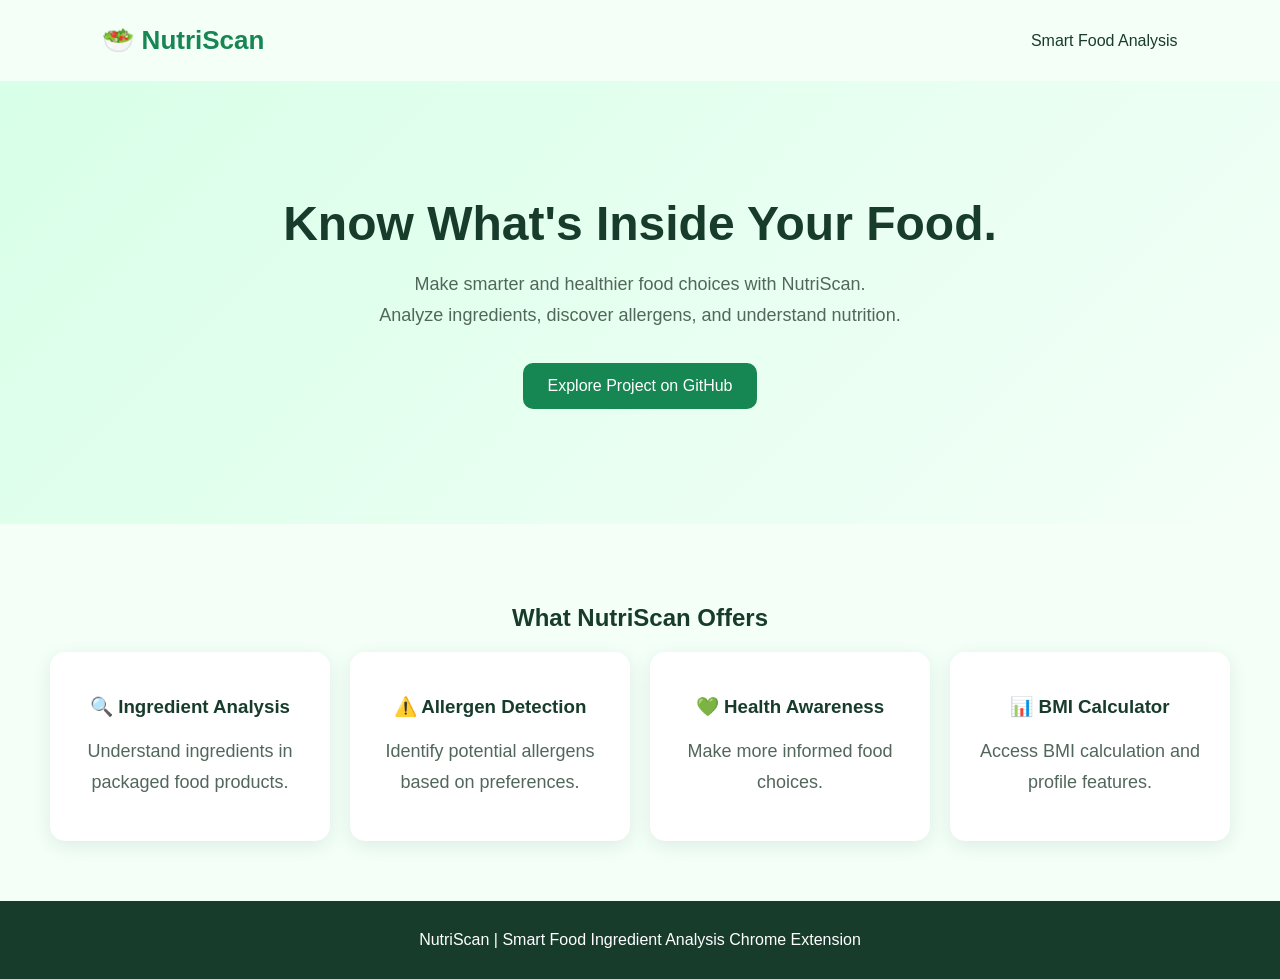
<file: nutriscan/index.html>
<!DOCTYPE html>
<html lang="en">
<head>
<meta charset="UTF-8">
<meta name="viewport" content="width=device-width, initial-scale=1.0">
<title>NutriScan | Smart Food Analysis</title>
<style>
body{margin:0;font-family:Arial,sans-serif;background:#f4fff8;color:#183c2c}
header{padding:25px 8%;display:flex;justify-content:space-between;align-items:center}
.logo{font-size:26px;font-weight:bold;color:#168653}
.hero{text-align:center;padding:100px 20px;background:linear-gradient(135deg,#d8ffe8,#f4fff8)}
h1{font-size:48px;margin:15px}
p{font-size:18px;line-height:1.7;color:#52675b}
.btn{display:inline-block;padding:14px 25px;background:#168653;color:white;border-radius:10px;text-decoration:none;margin:15px}
section{text-align:center;padding:60px 20px}
.cards{display:flex;justify-content:center;gap:20px;flex-wrap:wrap}
.card{background:white;padding:25px;border-radius:15px;width:230px;box-shadow:0 5px 20px #dceee3}
footer{text-align:center;padding:30px;background:#183c2c;color:white}
</style>
</head>
<body>
<header><div class="logo">🥗 NutriScan</div><span>Smart Food Analysis</span></header>
<div class="hero">
<h1>Know What's Inside Your Food.</h1>
<p>Make smarter and healthier food choices with NutriScan.<br>Analyze ingredients, discover allergens, and understand nutrition.</p>
<a class="btn" href="https://github.com/BhavyaTrivedi26/NutriScan">Explore Project on GitHub</a>
</div>
<section>
<h2>What NutriScan Offers</h2>
<div class="cards">
<div class="card"><h3>🔍 Ingredient Analysis</h3><p>Understand ingredients in packaged food products.</p></div>
<div class="card"><h3>⚠️ Allergen Detection</h3><p>Identify potential allergens based on preferences.</p></div>
<div class="card"><h3>💚 Health Awareness</h3><p>Make more informed food choices.</p></div>
<div class="card"><h3>📊 BMI Calculator</h3><p>Access BMI calculation and profile features.</p></div>
</div>
</section>
<footer>NutriScan | Smart Food Ingredient Analysis Chrome Extension</footer>
</body>
</html>
</file>
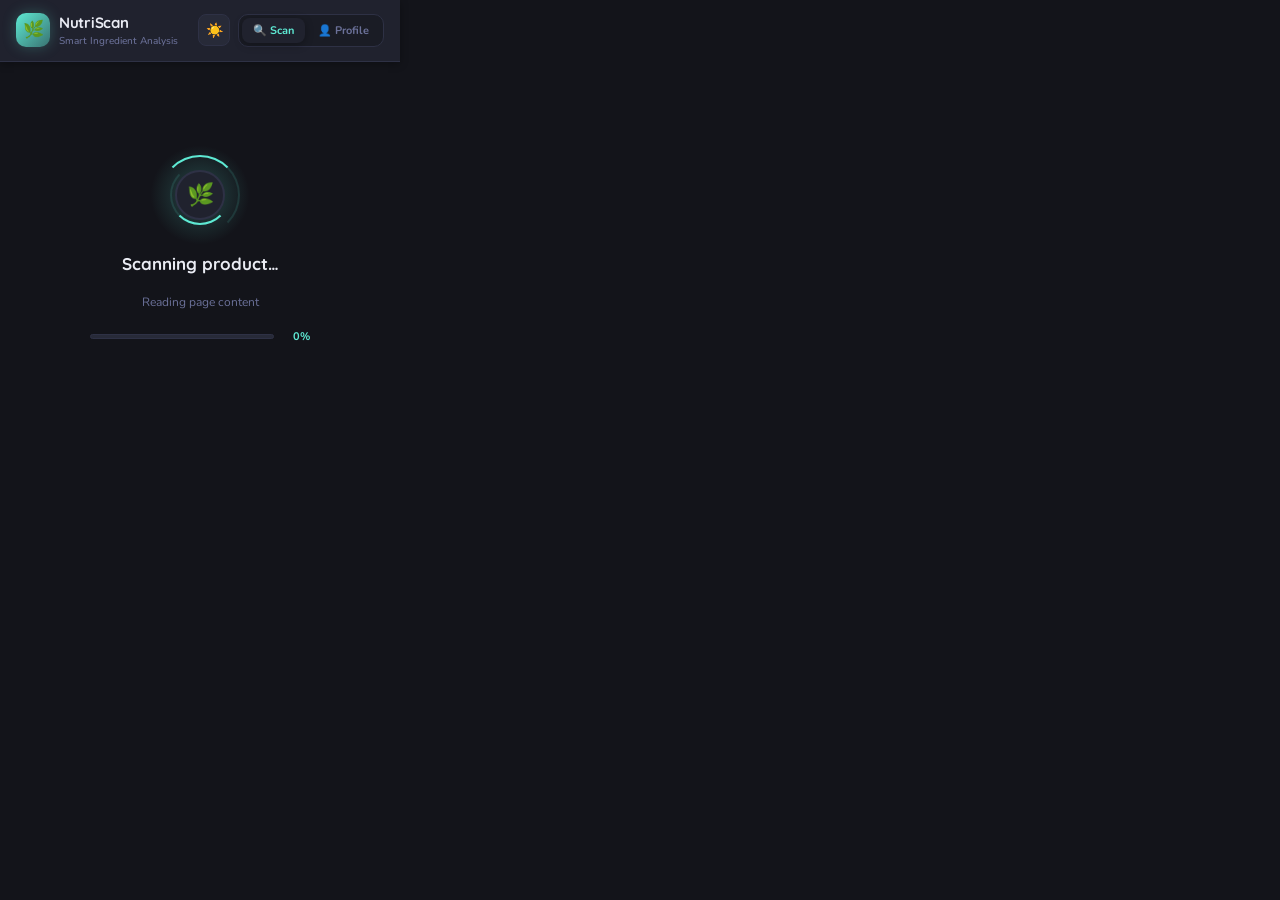
<file: nutriscan/popup.html>
<!DOCTYPE html>
<html lang="en" data-theme="dark">
<head>
  <meta charset="UTF-8"/>
  <title>NutriScan</title>
  <link rel="preconnect" href="https://fonts.googleapis.com">
  <link href="https://fonts.googleapis.com/css2?family=Nunito:wght@400;500;600;700;800;900&family=Quicksand:wght@400;500;600;700&display=swap" rel="stylesheet">
  <link rel="stylesheet" href="popup.css"/>
</head>
<body>

<div class="header">
  <div class="logo-wrap">
    <div class="logo">🌿</div>
    <div class="logo-text">
      <h1>NutriScan</h1>
      <p>Smart Ingredient Analysis</p>
    </div>
  </div>
  <div class="header-right">
    <button class="theme-toggle" id="theme-toggle" title="Toggle theme">
      <span class="theme-icon">☀️</span>
    </button>
    <div class="nav-pills">
      <button class="nav-pill active" data-tab="scan">🔍 Scan</button>
      <button class="nav-pill" data-tab="profile">👤 Profile</button>
    </div>
  </div>
</div>

<!-- ══ SCAN SCREEN ══ -->
<div class="screen active" id="screen-scan">

  <!-- AUTO SCANNING -->
  <div class="step active" id="step-auto">
    <div class="auto-scan-wrap">
      <div class="scan-orb">
        <div class="orb-glow"></div>
        <div class="orb-ring r1"></div>
        <div class="orb-ring r2"></div>
        <div class="orb-center">🌿</div>
      </div>
      <div class="auto-title">Scanning product…</div>
      <div class="auto-sub" id="auto-sub">Reading page content</div>
      <div class="progress-wrap">
        <div class="progress-track"><div class="progress-fill" id="progress-fill"></div></div>
        <div class="progress-pct" id="progress-pct">0%</div>
      </div>
      <div class="step-list" id="step-list"></div>
    </div>
  </div>

  <!-- NOT A FOOD PAGE -->
  <div class="step hidden" id="step-notfood">
    <div class="notfood-wrap">
      <div class="notfood-illustration">🛒</div>
      <h2>Open a Food Product Page</h2>
      <p>NutriScan detects ingredients automatically. Just visit any food product listing!</p>

      <div class="sites-grid">
        <div class="site-chip">🟡 Blinkit</div>
        <div class="site-chip">🔴 Swiggy</div>
        <div class="site-chip">🟢 BigBasket</div>
        <div class="site-chip">🟠 Amazon</div>
        <div class="site-chip">🔵 Flipkart</div>
        <div class="site-chip">🟤 DMart</div>
      </div>

      <div class="divider"><span>or search directly</span></div>

      <div class="search-row">
        <div class="search-field">
          <span class="search-ico">🔍</span>
          <input type="text" id="manual-name" placeholder="e.g. Amul Toned Milk…" autocomplete="off"/>
        </div>
        <button class="go-btn" id="btn-search-name">Go ›</button>
      </div>
    </div>
  </div>

  <!-- RESULT -->
  <div class="step hidden" id="step-result">
    <div class="result-bar">
      <button class="pill-btn" id="btn-rescan">↺ Rescan</button>
      <button class="pill-btn accent" id="btn-search-another">🔍 Search</button>
    </div>
    <div id="result-content"></div>
  </div>

  <!-- SEARCH OVERLAY -->
  <div class="step hidden" id="step-search">
    <button class="back-link" id="btn-back-search">← Back to result</button>
    <div class="search-card">
      <div class="search-field big">
        <span class="search-ico">🔍</span>
        <input type="text" id="search-input" placeholder="Product name or describe packaging…" autocomplete="off"/>
      </div>
      <p class="hint-text">Try: <em>Lays classic salted</em> · <em>Maggi masala noodles</em> · <em>Amul butter</em></p>
      <button class="btn btn-primary" id="btn-do-search">⚡ Analyse Product</button>
    </div>

    <div class="divider"><span>or paste ingredient list</span></div>
    <textarea class="textarea" id="paste-input" placeholder="Water, Sugar, Wheat Flour, Palm Oil, Salt, Sodium Benzoate…"></textarea>
    <button class="btn btn-soft" id="btn-paste-analyse">⚗️ Analyse Ingredients</button>
  </div>

</div>

<!-- ══ PROFILE SCREEN ══ -->
<div class="screen hidden" id="screen-profile">

  <div class="profile-header">
    <h2>Your Health Profile</h2>
    <p>Personalise your analysis results</p>
  </div>

  <div class="form-grid">
    <div class="field-group">
      <label>Age</label>
      <input type="number" id="p-age" placeholder="25" min="1" max="120"/>
    </div>
    <div class="field-group">
      <label>Gender</label>
      <select id="p-gender">
        <option value="">Select</option>
        <option value="male">Male</option>
        <option value="female">Female</option>
        <option value="other">Other</option>
      </select>
    </div>
    <div class="field-group">
      <label>Weight (kg)</label>
      <input type="number" id="p-weight" placeholder="70"/>
    </div>
    <div class="field-group">
      <label>Height (cm)</label>
      <input type="number" id="p-height" placeholder="170"/>
    </div>
  </div>

  <div class="bmi-card" id="bmi-card">
    <div class="bmi-left">
      <div class="bmi-val" id="bmi-number">—</div>
      <div class="bmi-lbl">Body Mass Index</div>
    </div>
    <div class="bmi-pill" id="bmi-badge">Enter details</div>
  </div>

  <div class="field-group" style="margin-bottom:12px">
    <label>Activity Level</label>
    <select id="p-activity">
      <option value="sedentary">🪑 Sedentary</option>
      <option value="light">🚶 Lightly active</option>
      <option value="moderate" selected>🏃 Moderately active</option>
      <option value="active">⚡ Very active</option>
      <option value="athlete">🏆 Athlete</option>
    </select>
  </div>

  <div class="field-group" style="margin-bottom:20px">
    <label>Health Goal</label>
    <select id="p-goal">
      <option value="general">🌱 General wellness</option>
      <option value="weight_loss">⬇️ Weight loss</option>
      <option value="weight_gain">💪 Muscle / weight gain</option>
      <option value="heart">❤️ Heart health</option>
      <option value="diabetes">🩸 Blood sugar management</option>
      <option value="energy">⚡ Boost energy</option>
      <option value="digestion">🫁 Better digestion</option>
    </select>
  </div>

  <div class="section-title">Allergens &amp; Intolerances</div>
  <div class="chips-wrap" id="allergen-chips">
    <div class="chip" data-a="gluten">🌾 Gluten</div>
    <div class="chip" data-a="dairy">🥛 Dairy</div>
    <div class="chip" data-a="nuts">🥜 Tree Nuts</div>
    <div class="chip" data-a="peanuts">🥜 Peanuts</div>
    <div class="chip" data-a="eggs">🥚 Eggs</div>
    <div class="chip" data-a="soy">🫘 Soy</div>
    <div class="chip" data-a="shellfish">🦐 Shellfish</div>
    <div class="chip" data-a="fish">🐟 Fish</div>
    <div class="chip" data-a="sesame">🌰 Sesame</div>
    <div class="chip" data-a="sulfites">⚗️ Sulfites</div>
  </div>

  <div class="add-allergen-row">
    <input type="text" id="custom-allergen" placeholder="Add custom (e.g. corn, latex)…"/>
    <button class="add-btn" id="btn-add-allergen">+ Add</button>
  </div>

  <button class="btn btn-primary save-profile-btn" id="btn-save-profile">
    <span class="save-icon">💾</span>
    <span class="save-label">Save Profile</span>
  </button>

</div>

<script src="popup.js"></script>
</body>
</html>
</file>
<file: nutriscan/popup.css>
/* ═══════════════════════════════════════════
   NutriScan — Soft UI with Dark/Light mode
   Fonts: Nunito + Quicksand
═══════════════════════════════════════════ */

/* ── DARK THEME (default) ── */
[data-theme="dark"] {
  --bg:          #13141a;
  --bg2:         #1a1c25;
  --surface:     #20222e;
  --surface2:    #272a38;
  --border:      #2e3145;
  --border-soft: #363a52;

  --text:        #eaecf4;
  --text2:       #9ca3c4;
  --muted:       #6b7199;

  --green:       #5eead4;
  --green-soft:  rgba(94,234,212,.12);
  --green-glow:  rgba(94,234,212,.25);
  --red:         #fb7185;
  --red-soft:    rgba(251,113,133,.12);
  --amber:       #fbbf24;
  --amber-soft:  rgba(251,191,36,.1);
  --blue:        #93c5fd;
  --blue-soft:   rgba(147,197,253,.1);
  --purple:      #c4b5fd;

  --shadow:      0 4px 24px rgba(0,0,0,.4);
  --shadow-sm:   0 2px 8px rgba(0,0,0,.3);
  --input-bg:    #1a1c25;
}

/* ── LIGHT THEME ── */
[data-theme="light"] {
  --bg:          #f0f4f8;
  --bg2:         #e8edf5;
  --surface:     #ffffff;
  --surface2:    #f5f7ff;
  --border:      #dde3f0;
  --border-soft: #c8d0e7;

  --text:        #1e2140;
  --text2:       #4a5180;
  --muted:       #8891b8;

  --green:       #0d9488;
  --green-soft:  rgba(13,148,136,.1);
  --green-glow:  rgba(13,148,136,.2);
  --red:         #e11d48;
  --red-soft:    rgba(225,29,72,.08);
  --amber:       #d97706;
  --amber-soft:  rgba(217,119,6,.08);
  --blue:        #2563eb;
  --blue-soft:   rgba(37,99,235,.08);
  --purple:      #7c3aed;

  --shadow:      0 4px 24px rgba(100,116,139,.12);
  --shadow-sm:   0 2px 8px rgba(100,116,139,.08);
  --input-bg:    #ffffff;
}

/* ── BASE ── */
*, *::before, *::after { box-sizing: border-box; margin: 0; padding: 0; }

body {
  width: 400px;
  min-height: 500px;
  max-height: 700px;
  overflow-x: hidden;
  overflow-y: auto;
  font-family: 'Nunito', sans-serif;
  font-size: 13px;
  background: var(--bg);
  color: var(--text);
  line-height: 1.55;
  transition: background .3s, color .3s;
}

::-webkit-scrollbar { width: 5px; }
::-webkit-scrollbar-track { background: transparent; }
::-webkit-scrollbar-thumb { background: var(--border-soft); border-radius: 3px; }

.hidden { display: none !important; }
.screen { padding: 16px; }
.screen.hidden, .step.hidden { display: none !important; }

/* ── HEADER ── */
.header {
  position: sticky; top: 0; z-index: 100;
  display: flex; align-items: center; justify-content: space-between;
  padding: 11px 16px;
  background: var(--surface);
  border-bottom: 1px solid var(--border);
  box-shadow: var(--shadow-sm);
  gap: 10px;
}

.logo-wrap { display: flex; align-items: center; gap: 9px; }

.logo {
  width: 34px; height: 34px;
  background: linear-gradient(135deg, var(--green), rgba(94,234,212,.4));
  border-radius: 10px;
  display: flex; align-items: center; justify-content: center;
  font-size: 17px;
  box-shadow: 0 0 14px var(--green-glow);
  flex-shrink: 0;
}

.logo-text h1 {
  font-family: 'Quicksand', sans-serif;
  font-size: 15px; font-weight: 700;
  color: var(--text);
  letter-spacing: -.3px;
}
.logo-text p { font-size: 10px; color: var(--muted); font-weight: 500; }

.header-right { display: flex; align-items: center; gap: 8px; }

/* Theme toggle */
.theme-toggle {
  width: 32px; height: 32px;
  border: 1px solid var(--border);
  border-radius: 8px;
  background: var(--surface2);
  cursor: pointer;
  display: flex; align-items: center; justify-content: center;
  font-size: 14px;
  transition: all .2s;
  flex-shrink: 0;
}
.theme-toggle:hover { border-color: var(--green); transform: scale(1.05); }

/* Nav pills */
.nav-pills {
  display: flex;
  background: var(--bg2);
  border-radius: 10px;
  padding: 3px; gap: 2px;
  border: 1px solid var(--border);
}

.nav-pill {
  padding: 5px 11px;
  border: none; border-radius: 8px;
  cursor: pointer;
  font-family: 'Nunito', sans-serif;
  font-size: 11px; font-weight: 700;
  background: transparent; color: var(--muted);
  transition: all .2s;
  white-space: nowrap;
}
.nav-pill.active {
  background: var(--surface);
  color: var(--green);
  box-shadow: var(--shadow-sm);
}
.nav-pill:hover:not(.active) { color: var(--text); }

/* ══ AUTO SCAN ══ */
.auto-scan-wrap {
  display: flex; flex-direction: column;
  align-items: center; justify-content: center;
  min-height: 360px; gap: 16px;
  text-align: center; padding: 20px 10px;
}

.scan-orb {
  position: relative; width: 80px; height: 80px;
  display: flex; align-items: center; justify-content: center;
}

.orb-glow {
  position: absolute; inset: -10px;
  border-radius: 50%;
  background: radial-gradient(circle, var(--green-glow) 0%, transparent 70%);
  animation: glow-pulse 2.5s ease-in-out infinite;
}

.orb-ring {
  position: absolute; inset: 0; border-radius: 50%;
  border: 2px solid transparent;
}
.orb-ring.r1 {
  border-top-color: var(--green);
  border-right-color: var(--green-soft);
  animation: spin 1.4s linear infinite;
}
.orb-ring.r2 {
  inset: 10px;
  border-bottom-color: var(--green);
  border-left-color: var(--green-soft);
  animation: spin .9s linear infinite reverse;
}

.orb-center {
  width: 50px; height: 50px; border-radius: 50%;
  background: var(--surface);
  border: 2px solid var(--border);
  display: flex; align-items: center; justify-content: center;
  font-size: 22px; z-index: 1;
  animation: orb-bob 2.5s ease-in-out infinite;
}

@keyframes spin       { to { transform: rotate(360deg); } }
@keyframes glow-pulse { 0%,100% { opacity:.6; transform:scale(1); } 50% { opacity:1; transform:scale(1.1); } }
@keyframes orb-bob    { 0%,100% { transform:scale(1); } 50% { transform:scale(.93); } }

.auto-title {
  font-family: 'Quicksand', sans-serif;
  font-size: 17px; font-weight: 700; color: var(--text);
}
.auto-sub { font-size: 12px; color: var(--muted); }

.progress-wrap { display: flex; align-items: center; gap: 8px; width: 220px; }
.progress-track {
  flex: 1; height: 5px;
  background: var(--surface2);
  border-radius: 3px; overflow: hidden;
  border: 1px solid var(--border);
}
.progress-fill {
  height: 100%;
  background: linear-gradient(90deg, var(--green), rgba(94,234,212,.6));
  border-radius: 3px; width: 0%;
  transition: width .5s cubic-bezier(.4,0,.2,1);
  box-shadow: 0 0 8px var(--green-glow);
}
.progress-pct { font-size: 11px; font-weight: 700; color: var(--green); width: 28px; text-align: right; }

.step-list { display: flex; flex-direction: column; gap: 5px; width: 100%; max-width: 260px; }
.step-item {
  display: flex; align-items: center; gap: 8px;
  font-size: 11px; font-weight: 600; color: var(--muted);
  padding: 6px 11px;
  background: var(--surface);
  border-radius: 8px;
  border: 1px solid var(--border);
  animation: slide-in .3s ease;
}
.step-item.done  { color: var(--green); border-color: var(--green-soft); background: var(--green-soft); }
.step-item.active { color: var(--text); }
@keyframes slide-in { from { opacity:0; transform:translateY(6px); } to { opacity:1; transform:none; } }

/* ══ NOT FOOD PAGE ══ */
.notfood-wrap {
  display: flex; flex-direction: column;
  align-items: center; text-align: center;
  gap: 12px; padding: 20px 8px;
  min-height: 360px; justify-content: center;
}
.notfood-illustration { font-size: 46px; }
.notfood-wrap h2 {
  font-family: 'Quicksand', sans-serif;
  font-size: 17px; font-weight: 700; color: var(--text);
}
.notfood-wrap p { font-size: 12px; color: var(--muted); max-width: 260px; line-height: 1.6; }

.sites-grid { display: flex; flex-wrap: wrap; gap: 6px; justify-content: center; }
.site-chip {
  padding: 5px 11px;
  background: var(--surface2);
  border: 1px solid var(--border);
  border-radius: 20px;
  font-size: 11px; font-weight: 600; color: var(--text2);
}

/* ── Divider ── */
.divider {
  display: flex; align-items: center; gap: 10px;
  color: var(--muted); font-size: 11px; font-weight: 600;
  width: 100%; margin: 4px 0;
}
.divider::before, .divider::after { content:''; flex:1; height:1px; background:var(--border); }

/* ── Search row ── */
.search-row { display: flex; gap: 7px; width: 100%; }
.search-field {
  display: flex; align-items: center; gap: 8px;
  background: var(--input-bg);
  border: 1.5px solid var(--border);
  border-radius: 12px;
  padding: 9px 13px;
  transition: border-color .2s, box-shadow .2s;
  flex: 1;
}
.search-field:focus-within {
  border-color: var(--green);
  box-shadow: 0 0 0 3px var(--green-soft);
}
.search-field.big { border-radius: 14px; padding: 11px 14px; }
.search-ico { font-size: 14px; flex-shrink: 0; }
.search-field input {
  flex:1; background:none; border:none; outline:none;
  font-family:'Nunito',sans-serif; font-size:13px; font-weight:600;
  color:var(--text);
}
.search-field input::placeholder { color:var(--muted); font-weight:500; }

.go-btn {
  padding: 9px 16px;
  background: linear-gradient(135deg, var(--green), rgba(94,234,212,.7));
  border: none; border-radius: 12px;
  font-family:'Nunito',sans-serif; font-size:13px; font-weight:800;
  color: #0d1a18; cursor: pointer;
  transition: filter .2s, transform .1s;
  white-space: nowrap; flex-shrink: 0;
}
.go-btn:hover { filter: brightness(1.1); }
.go-btn:active { transform: scale(.97); }

/* ══ RESULT ══ */
.result-bar {
  display: flex; gap: 7px; margin-bottom: 14px;
}
.pill-btn {
  padding: 6px 13px;
  background: var(--surface2);
  border: 1px solid var(--border);
  border-radius: 20px;
  font-family:'Nunito',sans-serif; font-size:11px; font-weight:700;
  color: var(--text2); cursor: pointer;
  transition: all .2s;
}
.pill-btn:hover { border-color: var(--green); color: var(--green); }
.pill-btn.accent { background: var(--green-soft); border-color: var(--green); color: var(--green); }

.result-name {
  font-family:'Quicksand',sans-serif;
  font-size:15px; font-weight:700; color:var(--text);
  margin-bottom:12px; padding-bottom:10px;
  border-bottom:1px solid var(--border);
  display:flex; align-items:flex-start; gap:6px; flex-wrap:wrap;
}
.result-brand {
  font-size:11px; font-weight:600; color:var(--muted);
  background:var(--surface2); padding:2px 8px; border-radius:10px;
  align-self:center;
}

/* Verdict */
.verdict-card {
  display:flex; align-items:flex-start; gap:12px;
  border-radius:14px; padding:14px 15px; margin-bottom:12px;
}
.verdict-card.safe    { background:var(--green-soft); border:1.5px solid rgba(94,234,212,.3); }
.verdict-card.caution { background:var(--amber-soft); border:1.5px solid rgba(251,191,36,.3); }
.verdict-card.avoid   { background:var(--red-soft);   border:1.5px solid rgba(251,113,133,.3); }
.verdict-icon { font-size:24px; flex-shrink:0; }
.verdict-body h3 {
  font-family:'Quicksand',sans-serif;
  font-size:13px; font-weight:700; margin-bottom:4px;
}
.verdict-card.safe    .verdict-body h3 { color:var(--green); }
.verdict-card.caution .verdict-body h3 { color:var(--amber); }
.verdict-card.avoid   .verdict-body h3 { color:var(--red); }
.verdict-body p { font-size:12px; color:var(--text2); line-height:1.55; }

/* Analysis blocks */
.ablock {
  background:var(--surface);
  border:1px solid var(--border);
  border-radius:13px; padding:12px 14px; margin-bottom:9px;
}
.ablock-title {
  font-size:10px; font-weight:800; text-transform:uppercase;
  letter-spacing:.5px; color:var(--muted); margin-bottom:9px;
}
.ablock-body { font-size:12px; color:var(--text2); line-height:1.65; }
.ablock-body p { color:var(--text2); }

.tag-row { display:flex; flex-wrap:wrap; gap:5px; }
.tag {
  padding:3px 10px; border-radius:20px;
  font-size:10.5px; font-weight:700;
}
.tag.g { background:var(--green-soft); color:var(--green); border:1px solid rgba(94,234,212,.25); }
.tag.r { background:var(--red-soft);   color:var(--red);   border:1px solid rgba(251,113,133,.25); }
.tag.a { background:var(--amber-soft); color:var(--amber); border:1px solid rgba(251,191,36,.25); }
.tag.b { background:var(--blue-soft);  color:var(--blue);  border:1px solid rgba(147,197,253,.25); }

.sub-lbl {
  font-size:10px; font-weight:800; text-transform:uppercase;
  letter-spacing:.4px; margin-bottom:5px; margin-top:9px;
}

/* Allergen block */
.allergen-block {
  background:var(--red-soft); border:1.5px solid rgba(251,113,133,.3);
  border-radius:13px; padding:12px 14px; margin-bottom:9px;
}
.allergen-block .ablock-title { color:var(--red); }

/* Ingredients box */
.ing-box {
  background:var(--surface2); border:1px solid var(--border);
  border-radius:12px; padding:10px 13px; margin-bottom:12px;
}
.ing-lbl {
  font-size:10px; font-weight:800; text-transform:uppercase;
  letter-spacing:.5px; color:var(--green); margin-bottom:5px;
}
.ing-text { font-size:11px; color:var(--muted); line-height:1.6; }

/* Alternatives */
.alt-block {
  background:linear-gradient(135deg, var(--green-soft), var(--blue-soft));
  border:1.5px solid rgba(94,234,212,.2);
  border-radius:13px; padding:12px 14px; margin-bottom:9px;
}
.alt-block .ablock-title { color:var(--green); }
.alt-item {
  display:flex; align-items:flex-start; gap:10px;
  padding:8px 0; border-bottom:1px solid var(--border);
}
.alt-item:last-child { border-bottom:none; padding-bottom:0; }
.alt-emoji { font-size:20px; flex-shrink:0; padding-top:2px; }
.alt-name { font-size:12px; font-weight:700; color:var(--text); }
.alt-reason { font-size:11px; color:var(--muted); margin-top:2px; line-height:1.4; }
.alt-badge {
  display:inline-block; margin-top:4px;
  padding:2px 8px; border-radius:20px;
  font-size:9.5px; font-weight:800;
  background:var(--green-soft); color:var(--green);
  border:1px solid rgba(94,234,212,.25);
}

/* ══ SEARCH STEP ══ */
.back-link {
  display:inline-flex; align-items:center; gap:4px;
  background:none; border:none; cursor:pointer;
  font-family:'Nunito',sans-serif; font-size:12px; font-weight:700;
  color:var(--muted); margin-bottom:14px;
  transition:color .2s;
}
.back-link:hover { color:var(--green); }

.search-card {
  background:var(--surface);
  border:1px solid var(--border);
  border-radius:16px; padding:16px;
  margin-bottom:14px;
  box-shadow:var(--shadow-sm);
}
.hint-text { font-size:11px; color:var(--muted); margin:8px 0 12px; font-weight:600; }
.hint-text em { color:var(--text2); font-style:normal; }

.textarea {
  display:block; width:100%; min-height:80px;
  padding:11px 13px;
  background:var(--input-bg); border:1.5px solid var(--border);
  border-radius:12px; color:var(--text);
  font-family:'Nunito',sans-serif; font-size:12px; font-weight:500;
  resize:vertical; outline:none;
  transition:border-color .2s, box-shadow .2s;
  margin-bottom:8px;
}
.textarea:focus { border-color:var(--green); box-shadow:0 0 0 3px var(--green-soft); }
.textarea::placeholder { color:var(--muted); }

/* ══ BUTTONS ══ */
.btn {
  display:block; width:100%; padding:12px 16px;
  border:none; border-radius:12px; cursor:pointer;
  font-family:'Nunito',sans-serif; font-size:13px; font-weight:800;
  text-align:center; transition:all .2s;
}
.btn:active { transform:scale(.98); }

.btn-primary {
  background:linear-gradient(135deg, var(--green), rgba(94,234,212,.7));
  color:#0d1a18;
  box-shadow:0 4px 16px var(--green-glow);
}
.btn-primary:hover { filter:brightness(1.08); box-shadow:0 6px 20px var(--green-glow); }

.btn-soft {
  background:var(--surface2); color:var(--text2);
  border:1.5px solid var(--border);
}
.btn-soft:hover { border-color:var(--green); color:var(--green); }

/* ══ PROFILE ══ */
.profile-header { margin-bottom:18px; }
.profile-header h2 {
  font-family:'Quicksand',sans-serif;
  font-size:17px; font-weight:700; color:var(--text);
}
.profile-header p { font-size:12px; color:var(--muted); margin-top:2px; }

.form-grid { display:grid; grid-template-columns:1fr 1fr; gap:10px; margin-bottom:14px; }
.field-group { display:flex; flex-direction:column; gap:5px; }
.field-group label {
  font-size:10px; font-weight:800; text-transform:uppercase;
  letter-spacing:.5px; color:var(--muted);
}

.field-group input,
.field-group select {
  background:var(--input-bg);
  border:1.5px solid var(--border);
  border-radius:10px; padding:9px 12px;
  color:var(--text);
  font-family:'Nunito',sans-serif; font-size:13px; font-weight:600;
  outline:none; width:100%;
  -webkit-appearance:none; appearance:none;
  transition:border-color .2s, box-shadow .2s;
}
.field-group input:focus,
.field-group select:focus {
  border-color:var(--green);
  box-shadow:0 0 0 3px var(--green-soft);
}

/* BMI card */
.bmi-card {
  display:flex; align-items:center; justify-content:space-between;
  background:var(--surface); border:1.5px solid var(--border);
  border-radius:14px; padding:14px 16px; margin-bottom:16px;
  box-shadow:var(--shadow-sm);
}
.bmi-val {
  font-family:'Quicksand',sans-serif;
  font-size:30px; font-weight:700; color:var(--muted);
  transition:color .3s;
}
.bmi-lbl { font-size:10px; color:var(--muted); font-weight:600; margin-top:2px; }
.bmi-pill {
  padding:5px 14px; border-radius:20px;
  font-size:11px; font-weight:800;
  background:var(--surface2); color:var(--muted);
  border:1.5px solid var(--border);
  transition:all .3s;
}

.section-title {
  font-size:10px; font-weight:800; text-transform:uppercase;
  letter-spacing:.5px; color:var(--muted); margin-bottom:10px;
}

.chips-wrap { display:flex; flex-wrap:wrap; gap:6px; margin-bottom:12px; }
.chip {
  padding:5px 12px; border-radius:20px;
  font-size:11px; font-weight:700;
  border:1.5px solid var(--border);
  background:var(--surface2); color:var(--muted);
  cursor:pointer; user-select:none;
  transition:all .2s;
}
.chip:hover { border-color:var(--red); color:var(--red); }
.chip.active {
  border-color:var(--red);
  background:var(--red-soft);
  color:var(--red);
}

.add-allergen-row {
  display:flex; gap:7px; margin-bottom:18px;
}
.add-allergen-row input {
  flex:1; background:var(--input-bg);
  border:1.5px solid var(--border); border-radius:10px;
  padding:8px 12px; color:var(--text);
  font-family:'Nunito',sans-serif; font-size:12px; font-weight:600;
  outline:none; transition:border-color .2s;
}
.add-allergen-row input:focus { border-color:var(--green); }
.add-allergen-row input::placeholder { color:var(--muted); }

.add-btn {
  padding:8px 14px;
  background:var(--surface2); border:1.5px solid var(--border);
  border-radius:10px;
  font-family:'Nunito',sans-serif; font-size:12px; font-weight:800;
  color:var(--muted); cursor:pointer;
  transition:all .2s;
}
.add-btn:hover { border-color:var(--green); color:var(--green); }

/* ── Save Profile Button — the animated one ── */
.save-profile-btn {
  display:flex; align-items:center; justify-content:center;
  gap:8px; padding:13px 20px;
  position:relative; overflow:hidden;
  transition:all .3s cubic-bezier(.4,0,.2,1);
}
.save-profile-btn.saved {
  background:linear-gradient(135deg, #10b981, #059669) !important;
  box-shadow:0 4px 20px rgba(16,185,129,.35) !important;
}
.save-icon { font-size:15px; transition:transform .3s; }
.save-label { transition:all .3s; }
.save-profile-btn.saved .save-icon { transform:scale(1.2); }

.save-profile-btn::after {
  content:''; position:absolute; inset:0;
  background:radial-gradient(circle at center, rgba(255,255,255,.3), transparent);
  opacity:0; transition:opacity .3s;
}
.save-profile-btn.saved::after { opacity:1; animation:btn-flash .4s ease; }
@keyframes btn-flash { 0%{opacity:.4} 100%{opacity:0} }

/* ── Error / empty states ── */
.centre-state {
  display:flex; flex-direction:column; align-items:center; justify-content:center;
  text-align:center; gap:10px; padding:30px 20px; min-height:300px;
}
.centre-state .big { font-size:40px; }
.centre-state h3 { font-family:'Quicksand',sans-serif; font-size:15px; font-weight:700; color:var(--text); }
.centre-state p { font-size:12px; color:var(--muted); max-width:250px; line-height:1.6; }
</file>
